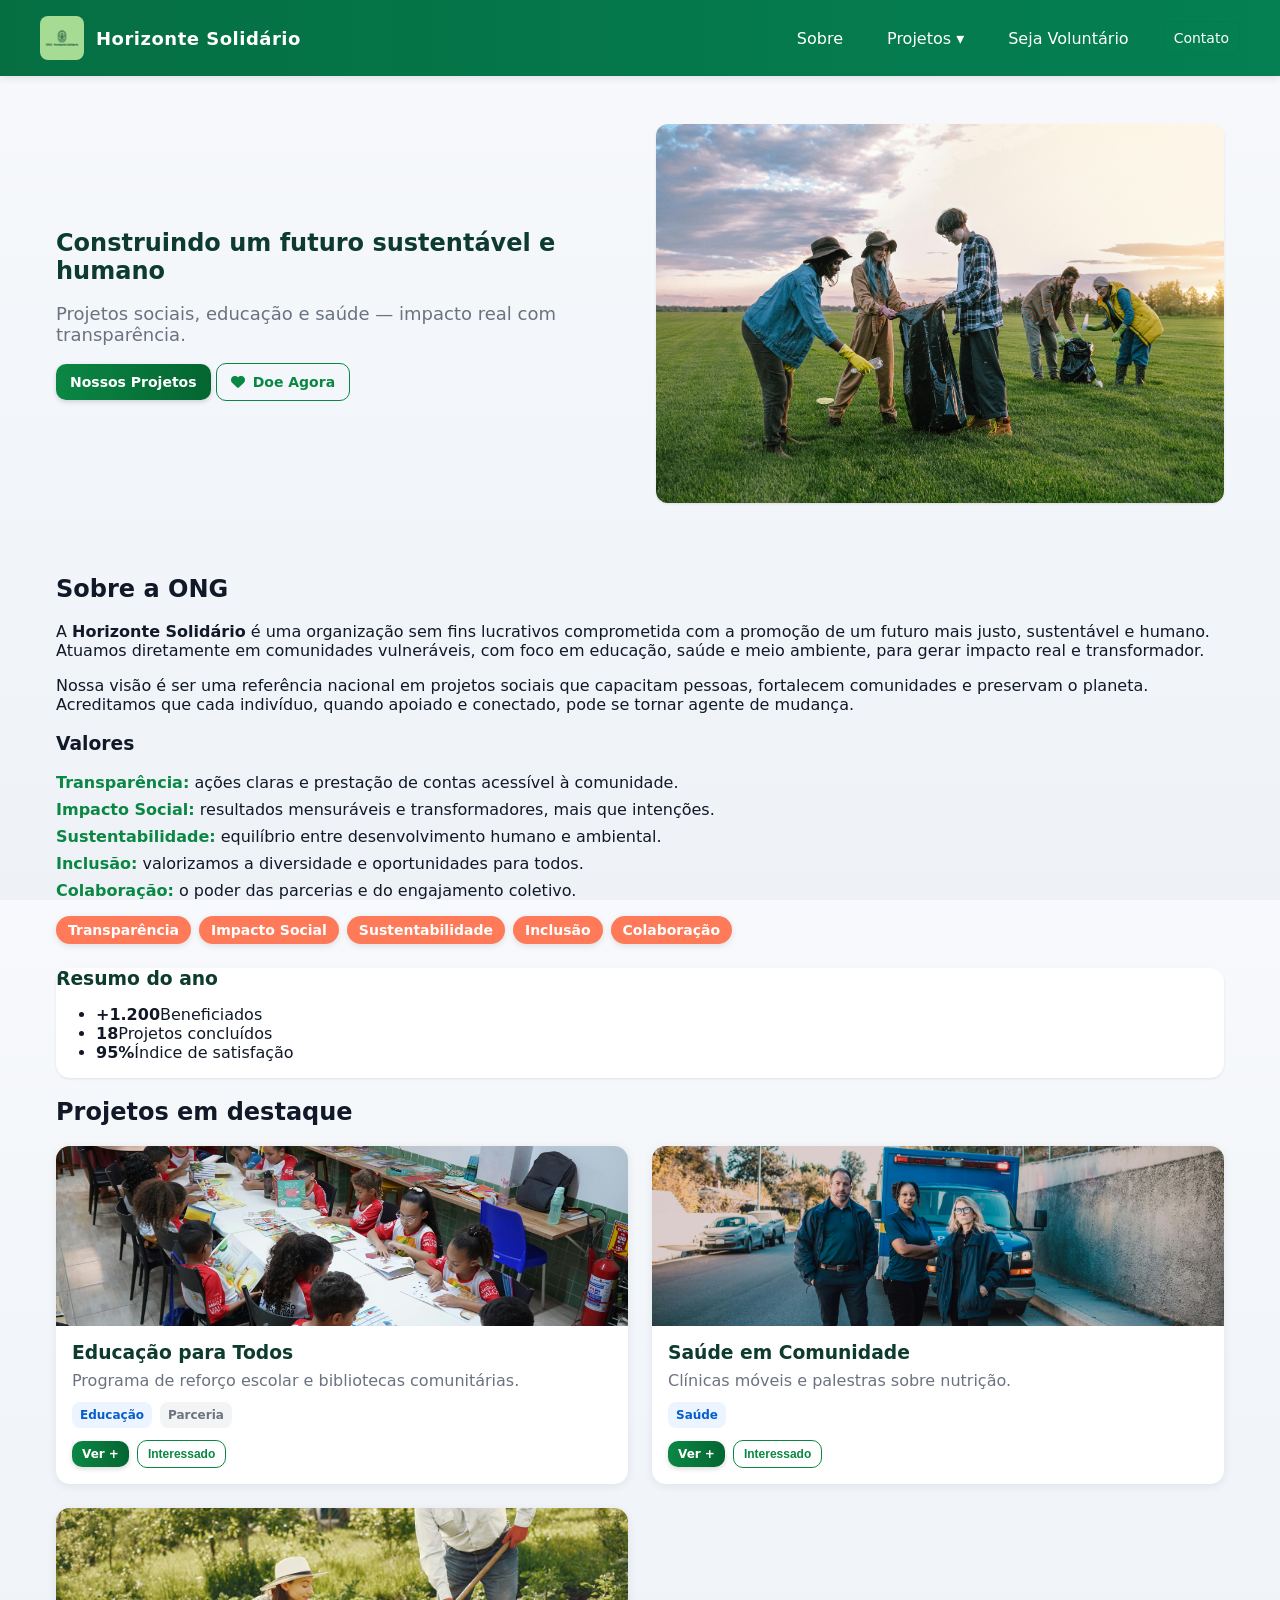
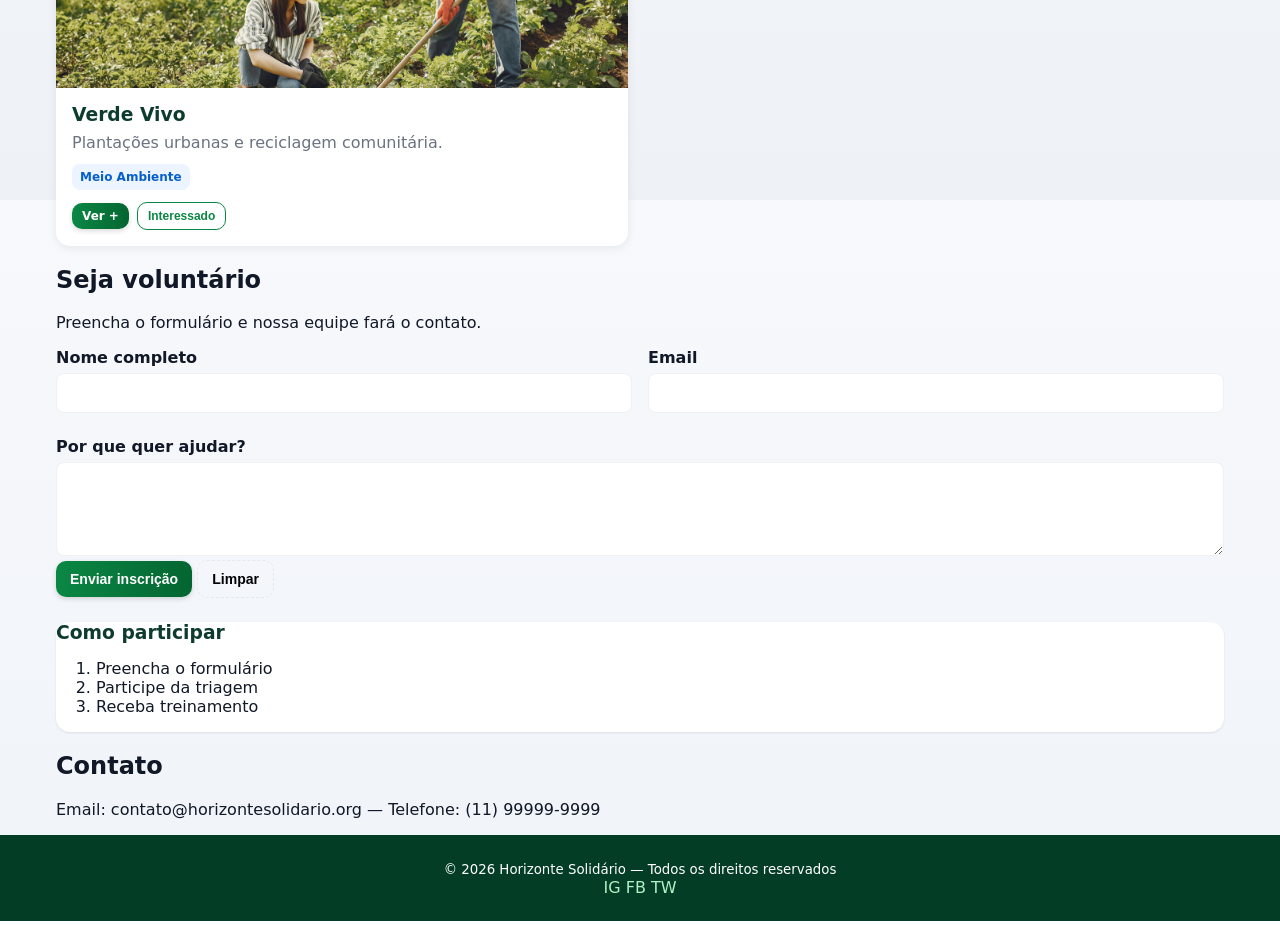
<file: index.html>
<!DOCTYPE html>
<html lang="pt-BR">
<head>
  <meta charset="utf-8" />
  <meta name="viewport" content="width=device-width,initial-scale=1" />
  <title>ONG Horizonte Solidário — Projeto CSS3</title>
  <link rel="stylesheet" href="css/styles.css" />
  
  <!-- Ícones Font Awesome -->
  <link rel="stylesheet" href="https://cdnjs.cloudflare.com/ajax/libs/font-awesome/6.5.0/css/all.min.css">
</head>
<body>
  <a class="skip-link" href="#main">Ir para o conteúdo</a>

  <header class="site-header">
  <div class="container header-inner">
    <a class="brand" href="#">
      <img src="assets/icons/logo.png" alt="Logo Horizonte Solidário" class="brand-logo" />
      <span class="brand-name">Horizonte Solidário</span>
    </a>

    <nav class="main-nav" aria-label="Navegação principal">
      <!-- Botão menu mobile funcional -->
      <button class="nav-toggle" id="menuButton" aria-expanded="false" aria-controls="nav-list" aria-label="Abrir menu">
        <i class="fa-solid fa-bars"></i>
      </button>

      <ul id="nav-list" class="nav-list">
        <li><a href="#sobre">Sobre</a></li>
        <li class="has-submenu">
          <a href="#projetos" aria-haspopup="true" aria-expanded="false">Projetos ▾</a>
          <ul class="submenu" aria-label="submenu">
            <li><a href="#educacao">Educação</a></li>
            <li><a href="#saude">Saúde</a></li>
            <li><a href="#meioambiente">Meio Ambiente</a></li>
          </ul>
        </li>
        <li><a href="#voluntario">Seja Voluntário</a></li>
        <li><a href="#contato" class="btn btn-ghost">Contato</a></li>
      </ul>
    </nav>
  </div>
</header>

  <main id="main">
    <!-- Hero -->
    <section class="hero">
      <div class="container hero-grid">
        <div class="hero-content">
          <h1>Construindo um futuro sustentável e humano</h1>
          <p class="lead">Projetos sociais, educação e saúde — impacto real com transparência.</p>
          <div class="hero-actions">
            <a class="btn btn-primary" href="#projetos">Nossos Projetos</a>
            <a href="#" id="btnDoeAgora" class="btn btn-outline open-modal">
              <i class="fa-solid fa-heart"></i> Doe Agora
            </a>
          </div>
        </div>
        <div class="hero-media">
          <img src="assets/images/hero.jpg" alt="Voluntários em ação" loading="lazy" />
        </div>
      </div>
    </section>

    <!-- Sobre -->
    <section id="sobre" class="section container">
      <div class="grid grid-12 gap-24">
        <div class="col-6 col-md-12">
          <h2>Sobre a ONG</h2>
          <p>
            A <strong>Horizonte Solidário</strong> é uma organização sem fins lucrativos comprometida com a promoção de um futuro mais justo, sustentável e humano. Atuamos diretamente em comunidades vulneráveis, com foco em educação, saúde e meio ambiente, para gerar impacto real e transformador.
          </p>
          <p>
            Nossa visão é ser uma referência nacional em projetos sociais que capacitam pessoas, fortalecem comunidades e preservam o planeta. Acreditamos que cada indivíduo, quando apoiado e conectado, pode se tornar agente de mudança.
          </p>
          <h3>Valores</h3>
          <ul class="values-list">
            <li><strong>Transparência:</strong> ações claras e prestação de contas acessível à comunidade.</li>
            <li><strong>Impacto Social:</strong> resultados mensuráveis e transformadores, mais que intenções.</li>
            <li><strong>Sustentabilidade:</strong> equilíbrio entre desenvolvimento humano e ambiental.</li>
            <li><strong>Inclusão:</strong> valorizamos a diversidade e oportunidades para todos.</li>
            <li><strong>Colaboração:</strong> o poder das parcerias e do engajamento coletivo.</li>
          </ul>
          <div class="badges">
            <span class="badge">Transparência</span>
            <span class="badge">Impacto Social</span>
            <span class="badge">Sustentabilidade</span>
            <span class="badge">Inclusão</span>
            <span class="badge">Colaboração</span>
          </div>
        </div>
        <aside class="col-6 col-md-12">
          <div class="card card-elevated">
            <h3>Resumo do ano</h3>
            <ul class="stats">
              <li><strong>+1.200</strong><span>Beneficiados</span></li>
              <li><strong>18</strong><span>Projetos concluídos</span></li>
              <li><strong>95%</strong><span>Índice de satisfação</span></li>
            </ul>
          </div>
        </aside>
      </div>
    </section>

    <!-- Projetos -->
    <section id="projetos" class="section container">
      <h2>Projetos em destaque</h2>
      <div class="grid grid-12 gap-24 projects-grid">
        <!-- Educação -->
        <article class="card project col-4 col-md-6 col-sm-12" data-target="educacao" id="educacao">

          <img src="assets/images/educacao.jpg" alt="Crianças estudando em biblioteca comunitária" />
          <div class="card-body">
            <h3>Educação para Todos</h3>
            <p>Programa de reforço escolar e bibliotecas comunitárias.</p>
            <div class="card-meta">
              <span class="tag">Educação</span>
              <span class="tag neutral">Parceria</span>
            </div>
            <div class="card-actions">
              <a class="btn btn-sm btn-primary" href="#detalhe1">Ver +</a>
              <button class="btn btn-sm btn-outline" onclick="showToast('Obrigado por se interessar!')">Interessado</button>
            </div>
          </div>
        </article>

        <!-- Saúde -->
        <article id="saude" class="card project col-4 col-md-6 col-sm-12">
          <img src="assets/images/saude.jpg" alt="Equipe médica atendendo comunidade" />
          <div class="card-body">
            <h3>Saúde em Comunidade</h3>
            <p>Clínicas móveis e palestras sobre nutrição.</p>
            <div class="card-meta">
              <span class="tag">Saúde</span>
            </div>
            <div class="card-actions">
              <a class="btn btn-sm btn-primary" href="#detalhe2">Ver +</a>
              <button class="btn btn-sm btn-outline" onclick="showToast('Obrigado! Um voluntário entrará em contato')">Interessado</button>
            </div>
          </div>
        </article>

        <!-- Meio Ambiente -->
        <article id="meioambiente" class="card project col-4 col-md-6 col-sm-12">
          <img src="assets/images/meioambiente.jpg" alt="Pessoas plantando árvores em área urbana" />
          <div class="card-body">
            <h3>Verde Vivo</h3>
            <p>Plantações urbanas e reciclagem comunitária.</p>
            <div class="card-meta">
              <span class="tag">Meio Ambiente</span>
            </div>
            <div class="card-actions">
              <a class="btn btn-sm btn-primary" href="#detalhe3">Ver +</a>
              <button class="btn btn-sm btn-outline" onclick="showToast('Agradecemos seu interesse!')">Interessado</button>
            </div>
          </div>
        </article>
      </div>
    </section>

    <!-- Voluntário -->
    <section id="voluntario" class="section container">
      <div class="grid grid-12 gap-24">
        <div class="col-7 col-md-12">
          <h2>Seja voluntário</h2>
          <p>Preencha o formulário e nossa equipe fará o contato.</p>
          <form id="vol-form" class="form" novalidate>
            <div class="form-row grid grid-12 gap-16">
              <div class="col-6 col-sm-12">
                <label for="nome">Nome completo</label>
                <input id="nome" name="nome" type="text" required />
                <small class="form-error" aria-live="polite"></small>
              </div>
              <div class="col-6 col-sm-12">
                <label for="email">Email</label>
                <input id="email" name="email" type="email" required />
                <small class="form-error" aria-live="polite"></small>
              </div>
            </div>

            <div class="form-row">
              <label for="mensagem">Por que quer ajudar?</label>
              <textarea id="mensagem" name="mensagem" rows="4"></textarea>
            </div>

            <div class="form-row">
              <button class="btn btn-primary" type="submit">Enviar inscrição</button>
              <button class="btn btn-ghost" type="reset">Limpar</button>
            </div>
          </form>
        </div>

        <aside class="col-5 col-md-12">
          <div class="card card-elevated">
            <h3>Como participar</h3>
            <ol>
              <li>Preencha o formulário</li>
              <li>Participe da triagem</li>
              <li>Receba treinamento</li>
            </ol>
          </div>
        </aside>
      </div>
    </section>

    <!-- Contato -->
    <section id="contato" class="section container">
      <h2>Contato</h2>
      <p>Email: contato@horizontesolidario.org — Telefone: (11) 99999-9999</p>
    </section>
  </main>

  <footer class="site-footer">
    <div class="container">
      <div class="footer-grid">
        <small>© <span id="year"></span> Horizonte Solidário — Todos os direitos reservados</small>
        <div class="socials">
          <a aria-label="Instagram" href="#">IG</a>
          <a aria-label="Facebook" href="#">FB</a>
          <a aria-label="Twitter" href="#">TW</a>
        </div>
      </div>
    </div>
  </footer>

  <!-- Modal de Doação -->
  <div id="modalDoeAgora" class="modal" aria-hidden="true">
    <div class="modal-panel" role="dialog" aria-modal="true">
      <button class="modal-close" aria-label="Fechar">&times;</button>
      <h3><i class="fa-solid fa-hand-holding-heart"></i> Apoie a Causa</h3>
      <p>💚 Obrigado por pensar em doar! Você pode contribuir de forma rápida e segura:</p>

      <div class="donation-info">
        <p><strong>WhatsApp / PIX:</strong>
          <a href="https://wa.me/5511999999999" target="_blank">
            <i class="fa-brands fa-whatsapp"></i> (11) 99999-9999
          </a>
        </p>
        <p><strong>Chave PIX:</strong> <code>(11) 99999-9999</code></p>
        <p><strong>Email:</strong> contato@horizontesolidario.org</p>
      </div>

      <div class="modal-actions">
        <a class="btn btn-primary" href="https://wa.me/5511999999999" target="_blank">
          <i class="fa-brands fa-whatsapp"></i> Enviar mensagem
        </a>
        <button class="btn btn-ghost modal-close">Fechar</button>
      </div>
    </div>
  </div>
 
  <script src="js/main.js"></script>
</body>
</html>
</file>
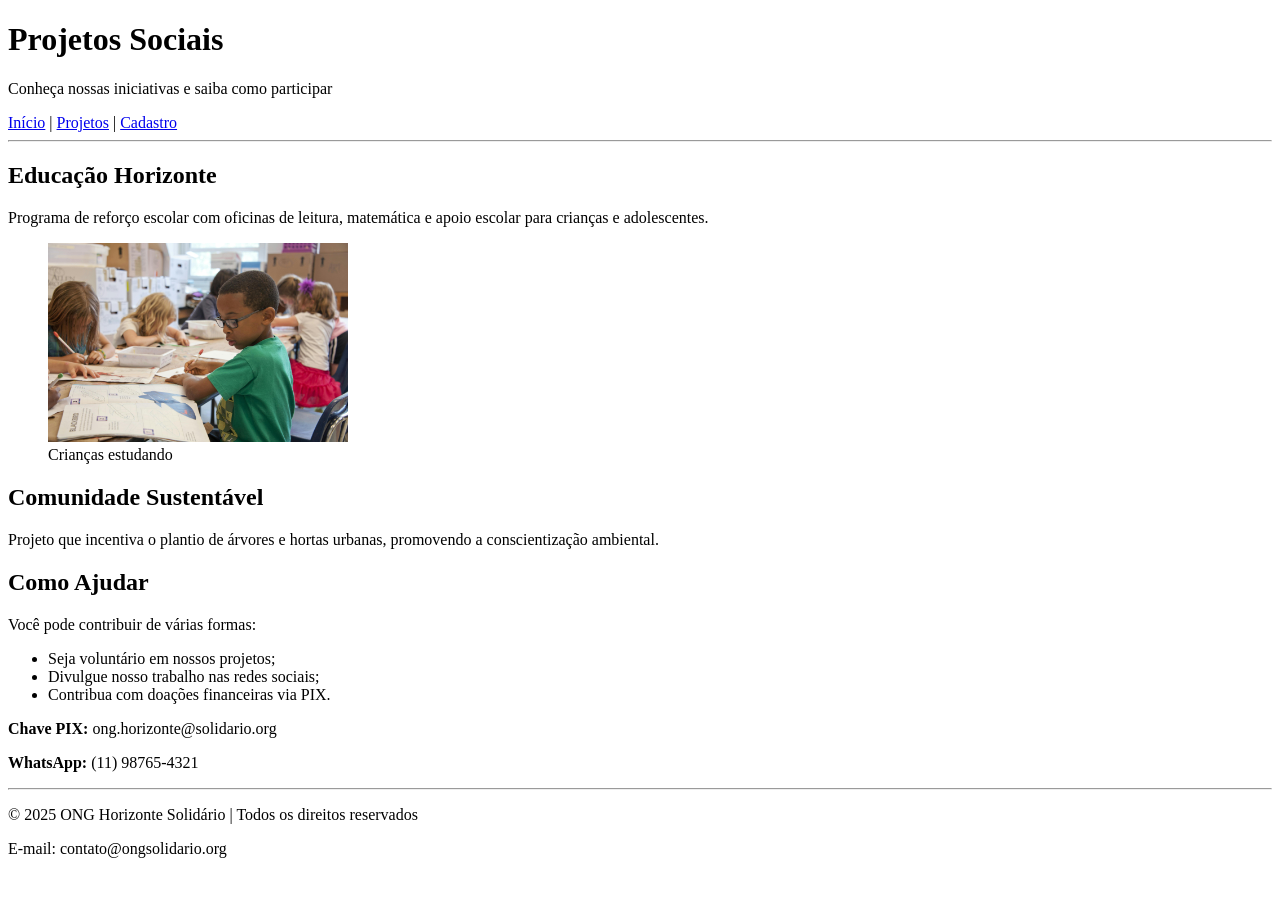
<file: projetos.html>
<!DOCTYPE html>
<html lang="pt-BR">
<head>
    <meta charset="UTF-8">
    <meta name="viewport" content="width=device-width, initial-scale=1.0">
    <title>Projetos Sociais - ONG Horizonte Solidário</title>
</head>
<body>
    <header>
        <h1>Projetos Sociais</h1>
        <p>Conheça nossas iniciativas e saiba como participar</p>
        <nav>
            <a href="index.html">Início</a> |
            <a href="projetos.html">Projetos</a> |
            <a href="cadastro.html">Cadastro</a>
        </nav>
        <hr>
    </header>

    <main>
        <section>
            <h2>Educação Horizonte</h2>
            <p>Programa de reforço escolar com oficinas de leitura, matemática e apoio escolar para crianças e adolescentes.</p>
            <figure>
                <img src="img/projetos.jpg" alt="Crianças estudando" width="300">
                <figcaption>Crianças estudando</figcaption>
            </figure>
        </section>

        <section>
            <h2>Comunidade Sustentável</h2>
            <p>Projeto que incentiva o plantio de árvores e hortas urbanas, promovendo a conscientização ambiental.</p>
            <figure>
                </figure> </section>

        <section>
            <h2>Como Ajudar</h2>
            <p>Você pode contribuir de várias formas:</p>
            <ul>
                <li>Seja voluntário em nossos projetos;</li>
                <li>Divulgue nosso trabalho nas redes sociais;</li>
                <li>Contribua com doações financeiras via PIX.</li>
            </ul>
            <p><strong>Chave PIX:</strong> ong.horizonte@solidario.org</p>
            <p><strong>WhatsApp:</strong> (11) 98765-4321</p>
        </section>
    </main>

    <footer>
        <hr>
        <p>© 2025 ONG Horizonte Solidário | Todos os direitos reservados</p>
        <p>E-mail: contato@ongsolidario.org</p>
    </footer>
</body>
</html>
</file>
<file: css/styles.css>
/* ===========================
   Design System & Variables
   =========================== */
:root {
  /* Colors (8 cores + neutrals) */
  --primary-500: #0b76ff;
  --primary-700: #075ecb;
  --secondary-500: #ff7a59;
  --secondary-700: #e15e43;
  --accent-500: #7c4dff;
  --success-500: #28a745;
  --danger-500: #e63946;
  --info-500: #17a2b8;

  --neutral-100: #f7f9fc;
  --neutral-200: #eef2f7;
  --neutral-300: #d9e2ef;
  --neutral-600: #6b7280;
  --neutral-800: #111827;
  --white: #ffffff;
  --black: #000000;

  /* Typography scale */
  --font-family: "Inter", ui-sans-serif, system-ui, -apple-system, "Segoe UI", Roboto, "Helvetica Neue", Arial;
  --text-xs: 0.75rem;
  --text-sm: 0.875rem;
  --text-base: 1rem;
  --text-lg: 1.125rem;
  --text-xl: 1.5rem;

  /* Spacing scale */
  --space-1: 8px;
  --space-2: 16px;
  --space-3: 24px;
  --space-4: 32px;
  --space-5: 48px;
  --space-6: 64px;

  /* Layout */
  --max-width: 1200px;
  --radius: 12px;
  --elevation-1: 0 1px 3px rgba(17,24,39,0.06), 0 1px 2px rgba(17,24,39,0.04);
}

/* Reset + base */
* { box-sizing: border-box; }
html, body { height: 100%; }
body {
  margin: 0;
  font-family: var(--font-family);
  font-size: var(--text-base);
  color: var(--neutral-800);
  background: linear-gradient(180deg, var(--neutral-100), var(--neutral-200));
  -webkit-font-smoothing: antialiased;
  -moz-osx-font-smoothing: grayscale;
}

/* Container and grid system */
.container {
  width: 100%;
  max-width: var(--max-width);
  margin: 0 auto;
  padding: 0 var(--space-2);
}

/* Grid helpers */
.grid { display: grid; }
.grid.grid-12 { grid-template-columns: repeat(12, 1fr); }
.gap-16 { gap: var(--space-2); }
.gap-24 { gap: var(--space-3); }
.gap-32 { gap: var(--space-4); }

[class*="col-"] { min-width: 0; }
.col-1 { grid-column: span 1; }
.col-2 { grid-column: span 2; }
.col-3 { grid-column: span 3; }
.col-4 { grid-column: span 4; }
.col-5 { grid-column: span 5; }
.col-6 { grid-column: span 6; }
.col-7 { grid-column: span 7; }
.col-8 { grid-column: span 8; }
.col-9 { grid-column: span 9; }
.col-10 { grid-column: span 10; }
.col-11 { grid-column: span 11; }
.col-12 { grid-column: span 12; }

/* Responsividade */
@media (max-width:419px) {
  .col-sm-12 { grid-column: span 12; }
  .col-sm-6 { grid-column: span 6; }
}
@media (max-width:767px) {
  .col-md-12 { grid-column: span 12; }
  .col-md-6 { grid-column: span 6; }
  .hero-grid { grid-template-columns: 1fr; }
}
@media (min-width:768px) {
  .col-md-12 { grid-column: span 12; }
  .col-md-6 { grid-column: span 6; }
}

/* Header */
.site-header {
  background: linear-gradient(90deg, #056f42, #048053);
  border-bottom: none;
  position: sticky;
  top: 0;
  z-index: 50;
  box-shadow: 0 2px 8px rgba(0,0,0,0.1);
}
.header-inner {
  display: flex;
  align-items: center;
  justify-content: space-between;
  gap: var(--space-3);
  padding: var(--space-2) 0;
}
.brand {
  display: flex;
  align-items: center;
  gap: 12px;
  text-decoration: none;
}
.brand-logo {
  width: 44px;
  height: 44px;
  border-radius: 8px;
  object-fit: cover;
}
.brand-name {
  color: #ffffff;
  font-weight: 700;
  font-size: var(--text-lg);
  letter-spacing: 0.5px;
}
/* === Navegação === */
.main-nav { position: relative; }
.nav-list {
  display: flex;
  gap: var(--space-3);
  list-style: none;
  margin: 0;
  padding: 0;
  align-items: center;
}
.nav-list a {
  color: #ffffff;
  text-decoration: none;
  font-weight: 500;
  transition: 0.3s ease;
  padding: 8px 10px;
  border-radius: 8px;
}
.nav-list a:hover { color: #d1fae5; }
.has-submenu { position: relative; }
.submenu {
  position: absolute;
  left: 0;
  top: calc(100% + 6px);
  background: var(--white);
  border-radius: 8px;
  padding: 8px;
  box-shadow: var(--elevation-1);
  display: none;
  min-width: 160px;
  z-index: 60;
}
.has-submenu:hover > .submenu,
.has-submenu:focus-within > .submenu {
  display: block;
}
.submenu li { list-style: none; }
.submenu a {
  color: #374151;
  padding: 8px 10px;
  transition: background 0.18s, color 0.18s;
}
.submenu a:hover,
.submenu a:focus {
  background: rgba(55,65,81,0.06);
  color: #111827;
}

/* === Botão do menu mobile === */
.nav-toggle { background: none; border: 0; display: none; padding: 8px; }
.hamburger {
  width: 28px;
  height: 2px;
  background: #fff;
  position: relative;
}
.hamburger::before,
.hamburger::after {
  content: "";
  position: absolute;
  left: 0;
  width: 28px;
  height: 2px;
  background: #fff;
}
.hamburger::before { top: -8px; }
.hamburger::after { top: 8px; }

@media (max-width:767px) {
  .nav-toggle { display: inline-flex; }
  .nav-list {
    position: absolute;
    right: 16px;
    top: 64px;
    background: #056f42;
    flex-direction: column;
    padding: var(--space-2);
    border-radius: 12px;
    box-shadow: var(--elevation-1);
    display: none;
  }
  .nav-list.show { display: flex; }
}

/* === Hero === */
.hero { padding: var(--space-5) 0; }
.hero-grid {
  display: grid;
  grid-template-columns: 1fr 1fr;
  align-items: center;
  gap: var(--space-4);
}
.hero-content h1 {
  font-size: var(--text-xl);
  margin: 0 0 var(--space-2);
  color: #0d3b2e;
  font-weight: 700;
}
.lead {
  font-size: var(--text-lg);
  color: var(--neutral-600);
}
.hero-media img {
  width: 100%;
  border-radius: var(--radius);
  object-fit: cover;
  box-shadow: var(--elevation-1);
}

/* === Botões === */
.btn {
  display: inline-flex;
  align-items: center;
  gap: 8px;
  padding: 10px 14px;
  border-radius: 10px;
  border: 1px solid transparent;
  text-decoration: none;
  font-weight: 600;
  font-size: var(--text-sm);
  cursor: pointer;
  background: transparent;
}
.btn:focus { outline: 3px solid rgba(11,118,255,0.18); }

.btn-primary {
  background: linear-gradient(90deg, #0b8744, #046531);
  color: #ffffff;
  border: none;
  box-shadow: 0 2px 5px rgba(0,0,0,0.15);
  transition: transform 0.2s ease, box-shadow 0.2s ease;
}
.btn-primary:hover {
  transform: translateY(-2px);
  box-shadow: 0 4px 10px rgba(0,0,0,0.2);
}
.btn-outline {
  border: 1px solid #0b8744;
  color: #0b8744;
  transition: 0.2s ease;
}
.btn-outline:hover {
  background: #0b8744;
  color: #fff;
}
.btn-ghost {
  border: 1px dashed rgba(15,23,42,0.06);
  background: transparent;
}
.btn-sm {
  padding: 6px 10px;
  font-size: var(--text-xs);
}
.btn[disabled] { opacity: 0.5; cursor: not-allowed; }

/* === Cards === */
.card {
  background: #ffffff;
  border-radius: 14px;
  box-shadow: 0 2px 10px rgba(0,0,0,0.08);
  border: none;
  overflow: hidden;
}
.card-elevated { box-shadow: var(--elevation-1); }
.card img {
  width: 100%;
  height: 180px;
  object-fit: cover;
  display: block;
}
.card-body { padding: var(--space-2); }
.card h3 {
  margin: 0 0 8px;
  color: #0d3b2e;
}
.card p { margin: 0 0 12px; color: var(--neutral-600); }
.card-meta {
  display: flex;
  gap: 8px;
  align-items: center;
  margin-bottom: 12px;
}
.card-actions {
  display: flex;
  gap: 8px;
  align-items: center;
}
.tag {
  display: inline-block;
  padding: 6px 8px;
  border-radius: 8px;
  background: rgba(11,118,255,0.08);
  color: var(--primary-700);
  font-weight: 600;
  font-size: var(--text-xs);
}
.tag.neutral {
  background: rgba(107,114,128,0.08);
  color: var(--neutral-600);
}
/* === Formulário === */
.form label {
  display: block;
  margin-bottom: 6px;
  font-weight: 600;
}
.form input,
.form textarea {
  width: 100%;
  padding: 10px;
  border-radius: 8px;
  border: 1px solid rgba(15,23,42,0.06);
  font-size: var(--text-base);
}
.form input:focus,
.form textarea:focus {
  outline: 3px solid rgba(11,118,255,0.12);
  border-color: var(--primary-500);
}
.form-error {
  color: var(--danger-500);
  font-size: var(--text-xs);
  display: block;
  height: 18px;
  margin-top: 6px;
}

/* === Toast === */
#toast-container {
  position: fixed;
  right: var(--space-2);
  bottom: var(--space-2);
  z-index: 9999;
  display: flex;
  flex-direction: column;
  gap: 8px;
}
.toast {
  min-width: 220px;
  padding: 12px;
  border-radius: 10px;
  background: var(--white);
  box-shadow: var(--elevation-1);
  border-left: 4px solid #0b8744;
  animation: fadeIn 0.3s ease;
}
.toast.hide {
  opacity: 0;
  transition: opacity 0.3s ease;
}

/* === Modal === */
.modal {
  position: fixed;
  inset: 0;
  background: rgba(0, 0, 0, 0.65);
  display: none;
  justify-content: center;
  align-items: center;
  z-index: 9999;
  padding: 1rem;
}
.modal[aria-hidden="false"] {
  display: flex;
  animation: fadeIn 0.3s ease;
}
.modal-panel {
  background: #fff;
  color: #333;
  border-radius: 16px;
  max-width: 400px;
  width: 100%;
  padding: 1.5rem 2rem;
  box-shadow: 0 8px 30px rgba(0, 0, 0, 0.25);
  position: relative;
}
.modal-close {
  position: absolute;
  top: 0.75rem;
  right: 1rem;
  border: none;
  background: transparent;
  font-size: 1.5rem;
  cursor: pointer;
}
.modal-actions {
  display: flex;
  gap: 0.75rem;
  margin-top: 1.25rem;
}

/* === Footer === */
.site-footer {
  background: #033d25;
  color: #fff;
  border: none;
  text-align: center;
  padding: 24px 0;
}
.site-footer a {
  color: #aef2c5;
  text-decoration: none;
}
.site-footer a:hover { text-decoration: underline; }

/* === Utilidades === */
.skip-link {
  position: absolute;
  left: -999px;
  top: auto;
  width: 1px;
  height: 1px;
  overflow: hidden;
}
.skip-link:focus {
  left: 8px;
  top: 8px;
  width: auto;
  height: auto;
  padding: 8px;
  background: var(--primary-500);
  color: #fff;
  border-radius: 6px;
  z-index: 9999;
}
.hidden { display: none !important; }

/* === Responsividade extra === */
@media (max-width:767px) {
  .hero-grid { grid-template-columns: 1fr; gap: var(--space-3); }
  .grid.grid-12 { grid-template-columns: repeat(6, 1fr); }
  .col-4 { grid-column: span 3; }
  .col-6 { grid-column: span 6; }
  .footer-grid { flex-direction: column; gap: 8px; }
}

/* === Animações === */
@keyframes fadeIn {
  from { opacity: 0; }
  to { opacity: 1; }
}
/* === Seção de Valores === */
.values-list {
  list-style: none;
  padding-left: 0;
  margin: var(--space-2) 0;
}
.values-list li {
  margin-bottom: var(--space-1);
  font-size: var(--text-base);
  color: var(--neutral-700);
}
.values-list li strong {
  color: #0b8744; /* Verde institucional */
}

/* === Badges coloridas === */
.badges {
  margin-top: var(--space-2);
  display: flex;
  flex-wrap: wrap;
  gap: 8px;
}
.badge {
  display: inline-block;
  padding: 6px 12px;
  border-radius: 999px;
  background: #ff7a59;
  color: #fff;
  font-weight: 600;
  font-size: var(--text-sm);
  box-shadow: 0 2px 6px rgba(0,0,0,0.1);
  transition: transform 0.2s ease, box-shadow 0.2s ease;
}
.badge:hover {
  transform: translateY(-2px);
  box-shadow: 0 4px 8px rgba(0,0,0,0.2);
}
/* === Submenu fixo e elegante === */
.submenu {
  position: absolute;
  top: calc(100% + 6px);
  left: 0;
  min-width: 180px;
  background: #ffffff;
  border-radius: 10px;
  padding: 8px 0;
  box-shadow: 0 4px 10px rgba(0, 0, 0, 0.15);
  display: none;
  z-index: 100;
}

.submenu li {
  list-style: none;
}

.submenu a {
  display: block;
  padding: 10px 16px;
  color: #1f2937; /* cinza escuro elegante */
  text-decoration: none;
  font-weight: 500;
  transition: all 0.2s ease;
  border-radius: 6px;
}

.submenu a:hover {
  background: #f3f4f6; /* fundo cinza leve ao passar o mouse */
  color: #0b8744; /* verde institucional no hover */
}

.has-submenu:hover > .submenu,
.has-submenu:focus-within > .submenu {
  display: block;
}

/* Corrige o alinhamento no mobile */
@media (max-width: 767px) {
  .submenu {
    position: static;
    background: transparent;
    box-shadow: none;
    padding: 0;
  }
  .submenu a {
    padding: 8px 12px;
    color: #ffffff;
  }
  .submenu a:hover {
    background: rgba(255, 255, 255, 0.1);
    color: #d1fae5;
  }
}
/* ======= TOASTS ======= */
.toast {
  position: fixed;
  bottom: 20px;
  left: 50%;
  transform: translateX(-50%) translateY(50px);
  background: #198754;
  color: #fff;
  padding: 12px 20px;
  border-radius: 8px;
  font-weight: 500;
  opacity: 0;
  transition: all 0.4s ease;
  z-index: 9999;
}
.toast.visible {
  opacity: 1;
  transform: translateX(-50%) translateY(0);
}

/* ======= MODAL ======= */
.modal {
  display: none;
  position: fixed;
  inset: 0;
  background: rgba(0, 0, 0, 0.6);
  justify-content: center;
  align-items: center;
  z-index: 1000;
}
.modal.show {
  display: flex;
}
.modal-panel {
  background: #fff;
  padding: 2rem;
  border-radius: 12px;
  max-width: 480px;
  text-align: center;
  box-shadow: 0 0 20px rgba(0, 0, 0, 0.2);
}
.modal-close {
  position: absolute;
  right: 16px;
  top: 8px;
  background: transparent;
  border: none;
  font-size: 1.5rem;
  cursor: pointer;
}
#btnDoeAgora {
  animation: pulse 2s infinite;
}
/* ======= TOASTS ======= */
.toast {
  position: fixed;
  bottom: 20px;
  left: 50%;
  transform: translateX(-50%) translateY(50px);
  background: #198754;
  color: #fff;
  padding: 12px 20px;
  border-radius: 8px;
  font-weight: 500;
  opacity: 0;
  transition: all 0.4s ease;
  z-index: 9999;
}
.toast.visible {
  opacity: 1;
  transform: translateX(-50%) translateY(0);
}

/* ======= MODAL ======= */
.modal {
  display: none;
  position: fixed;
  inset: 0;
  background: rgba(0, 0, 0, 0.6);
  justify-content: center;
  align-items: center;
  z-index: 1000;
}
.modal.show {
  display: flex;
}
.modal-panel {
  background: #fff;
  padding: 2rem;
  border-radius: 12px;
  max-width: 480px;
  text-align: center;
  box-shadow: 0 0 20px rgba(0, 0, 0, 0.2);
  position: relative;
}
.modal-close {
  position: absolute;
  right: 16px;
  top: 8px;
  background: transparent;
  border: none;
  font-size: 1.5rem;
  cursor: pointer;
}

/* ======= BOTÃO “DOE AGORA” PULSANTE ======= */
#btnDoeAgora {
  animation: pulse 2s infinite;
}
@keyframes pulse {
  0% { transform: scale(1); box-shadow: 0 0 0 0 rgba(0,128,0,0.4); }
  70% { transform: scale(1.05); box-shadow: 0 0 0 15px rgba(0,128,0,0); }
  100% { transform: scale(1); box-shadow: 0 0 0 0 rgba(0,128,0,0); }
}

/* ======= ANIMAÇÕES DE ENTRADA ======= */
.fade-section {
  opacity: 0;
  transform: translateY(40px);
  transition: all 0.8s ease-out;
}
.fade-section.visible {
  opacity: 1;
  transform: translateY(0);
}
/* ======= MENU MOBILE REFINADO (alinhado e visual limpo) ======= */
@media (max-width: 768px) {
  .nav-toggle {
    display: block;
    position: absolute;
    right: 18px;
    top: 18px;
    color: #fff; /* branco no fundo verde */
    font-size: 1.8rem;
    background: none;
    border: none;
    z-index: 10001;
  }

  .nav-toggle i {
    color: #fff;
  }

  .nav-list {
    display: none;
    flex-direction: column;
    position: absolute;
    top: 70px; /* desce suavemente abaixo do header */
    right: 0;
    width: 100%;
    background: #fefefe; /* branco limpo */
    border-top: 2px solid #4caf50;
    box-shadow: 0 4px 10px rgba(0,0,0,0.1);
    text-align: center;
    z-index: 9999;
  }

  .nav-list.open {
    display: flex;
    animation: fadeIn 0.3s ease-in-out;
  }

  .nav-list a {
    color: #2c2c2c;
    padding: 15px 0;
    font-weight: 500;
    border-bottom: 1px solid #eee;
  }

  .nav-list a:hover {
    background: #f4f4f4;
  }
}

/* Animação de entrada suave */
@keyframes fadeIn {
  from { opacity: 0; transform: translateY(-10px); }
  to { opacity: 1; transform: translateY(0); }
}
</file>
